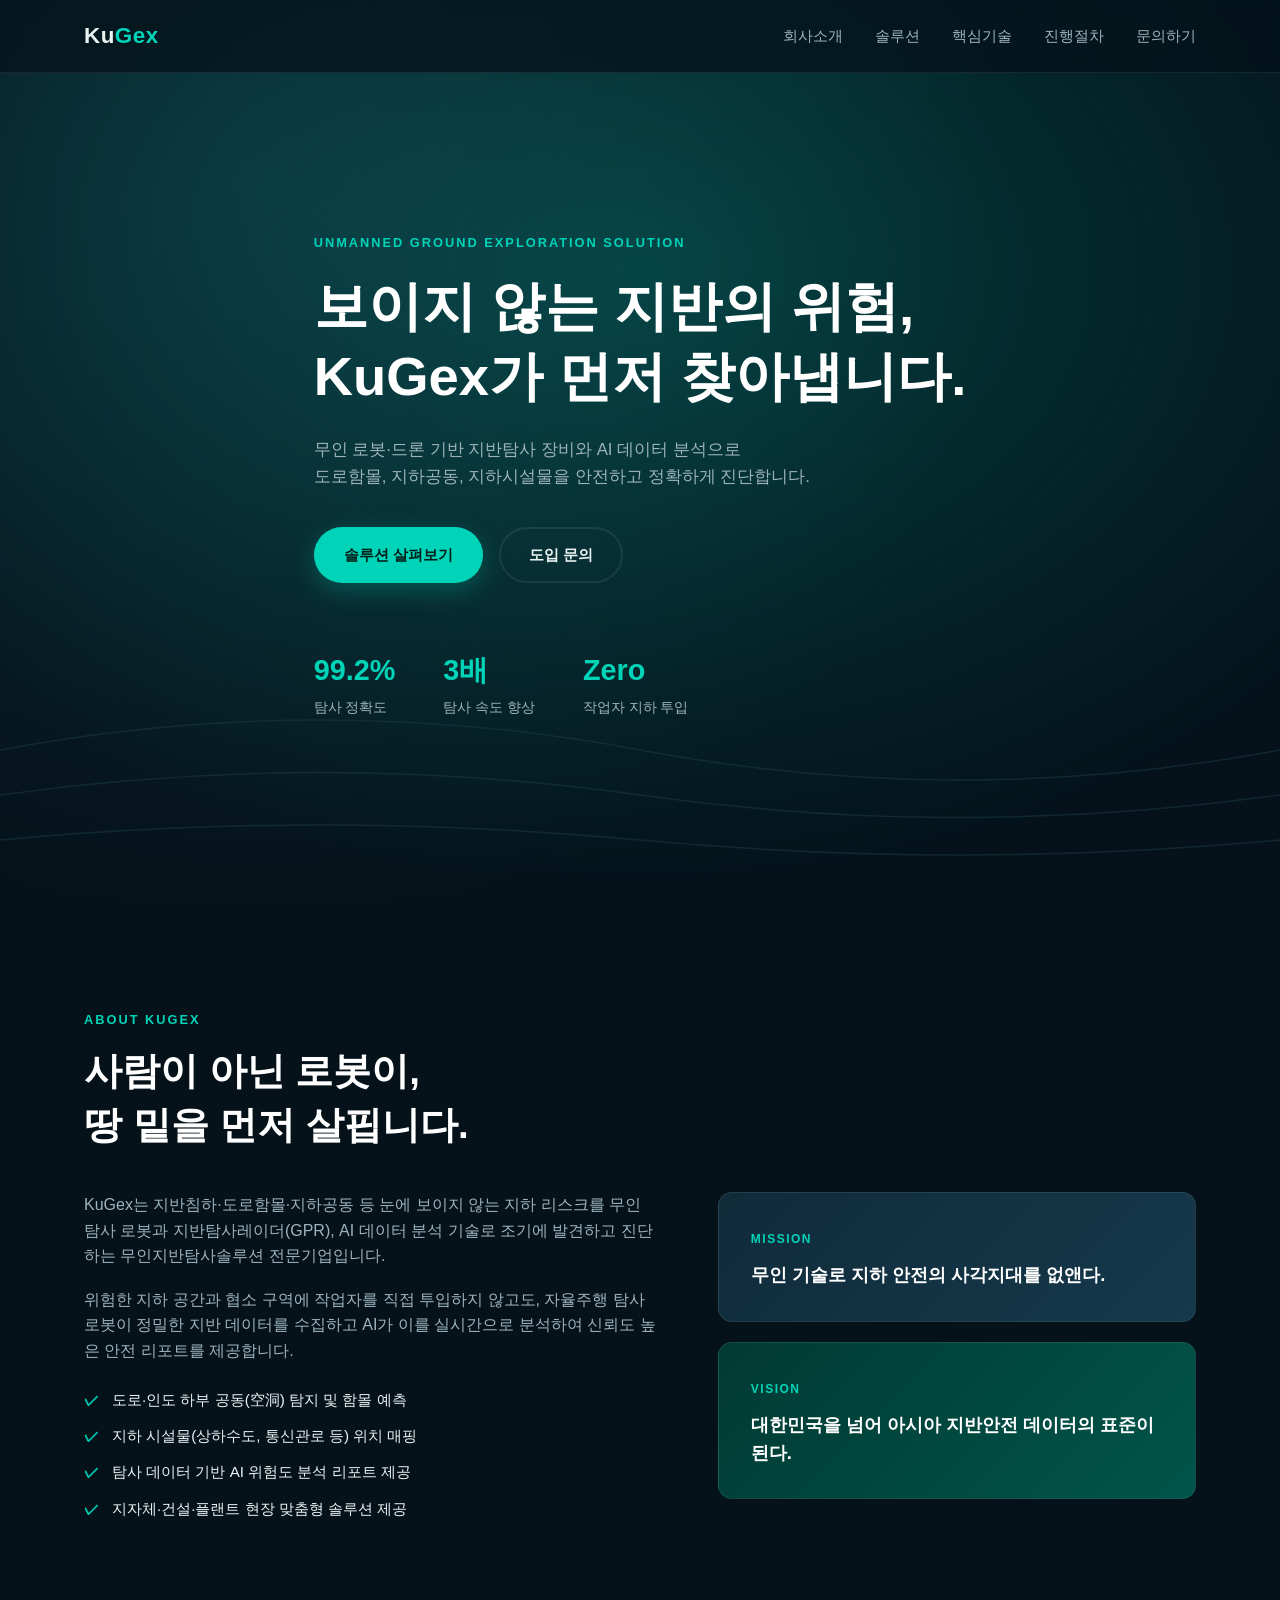
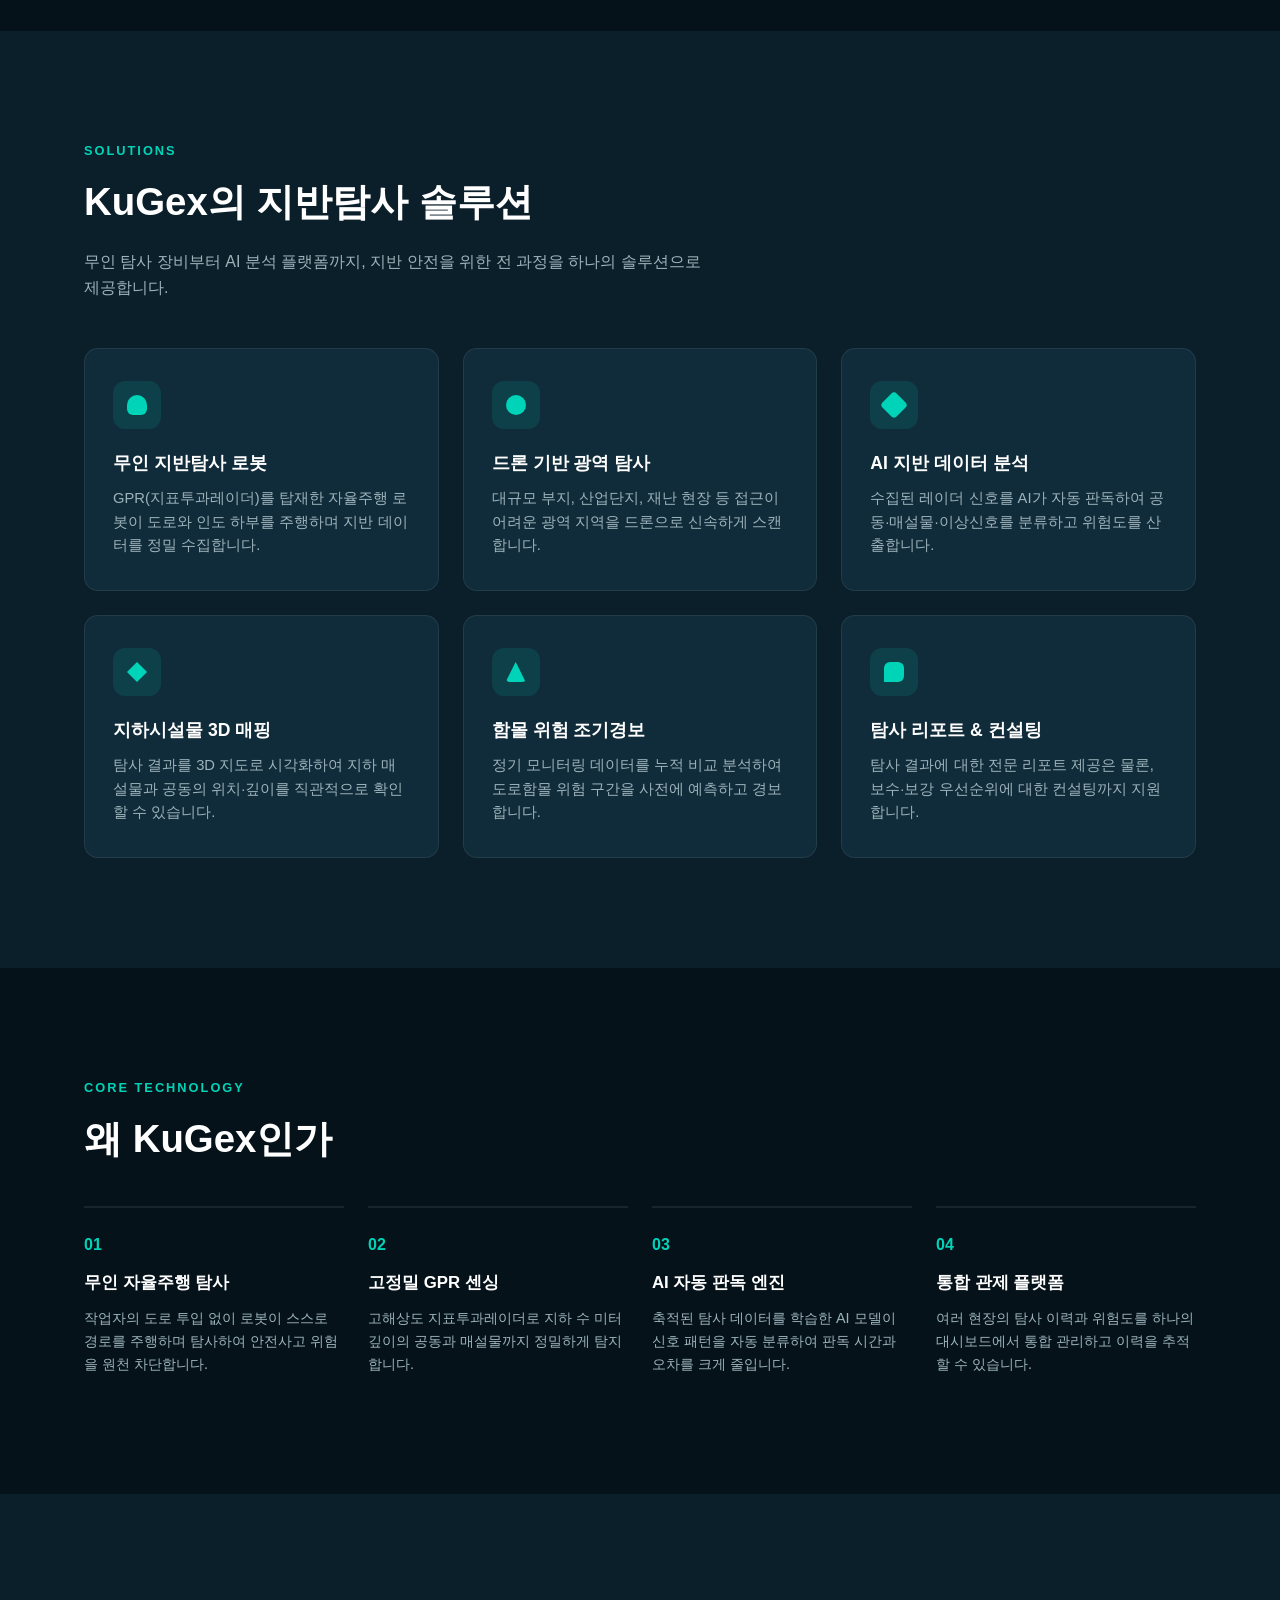
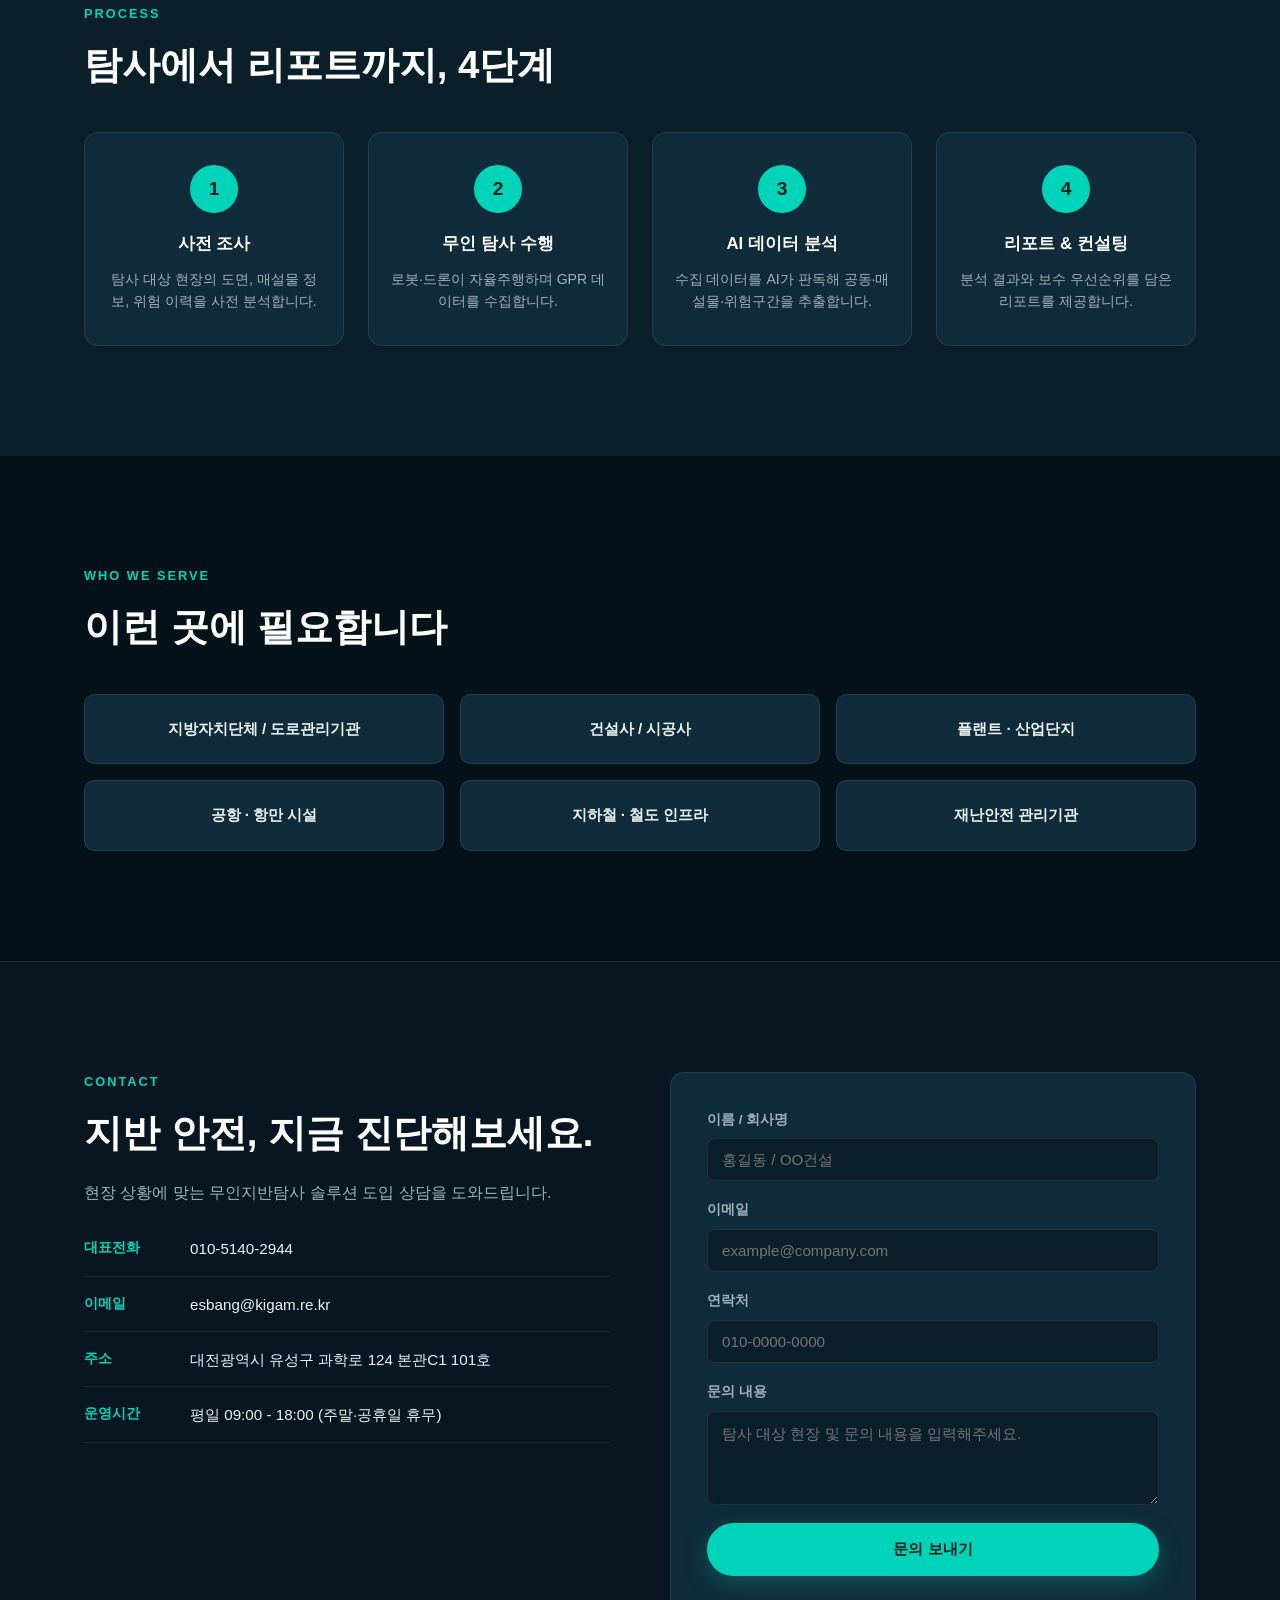
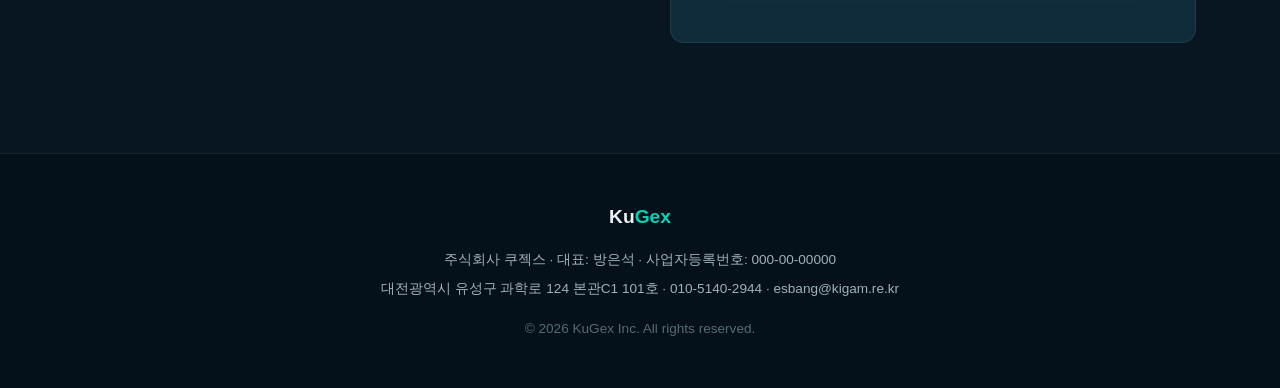
<file: index.html>
<!DOCTYPE html>
<html lang="ko">
<head>
<meta charset="UTF-8">
<meta name="viewport" content="width=device-width, initial-scale=1.0">
<title>KuGex | 무인지반탐사솔루션서비스</title>
<meta name="description" content="KuGex는 무인 로봇·드론 기반 지반탐사 솔루션을 제공하는 전문 기업입니다. 도로함몰, 지하공동, 지하시설물을 AI로 탐지하고 분석합니다.">
<link rel="icon" href="data:image/svg+xml,<svg xmlns=%22http://www.w3.org/2000/svg%22 viewBox=%220 0 100 100%22><rect width=%22100%22 height=%22100%22 rx=%2220%22 fill=%22%230b1f2a%22/><text x=%2250%22 y=%2266%22 font-size=%2255%22 text-anchor=%22middle%22 fill=%22%2300d4b8%22 font-family=%22Arial%22 font-weight=%22bold%22>K</text></svg>">
<link rel="stylesheet" href="assets/css/style.css">
</head>
<body>

<!-- Header -->
<header class="header" id="header">
  <div class="container header__inner">
    <a href="#top" class="logo">Ku<span>Gex</span></a>
    <nav class="nav" id="nav">
      <a href="#about">회사소개</a>
      <a href="#solutions">솔루션</a>
      <a href="#tech">핵심기술</a>
      <a href="#process">진행절차</a>
      <a href="#contact">문의하기</a>
    </nav>
    <button class="nav-toggle" id="navToggle" aria-label="메뉴 열기">
      <span></span><span></span><span></span>
    </button>
  </div>
</header>

<!-- Hero -->
<section class="hero" id="top">
  <div class="hero__bg" aria-hidden="true">
    <svg viewBox="0 0 1200 600" preserveAspectRatio="none">
      <defs>
        <radialGradient id="scan" cx="50%" cy="30%" r="70%">
          <stop offset="0%" stop-color="#00d4b8" stop-opacity="0.25"/>
          <stop offset="100%" stop-color="#00d4b8" stop-opacity="0"/>
        </radialGradient>
      </defs>
      <rect width="1200" height="600" fill="url(#scan)"/>
      <g stroke="#1c3b47" stroke-width="1" opacity="0.6">
        <path d="M0 500 Q 300 460 600 500 T 1200 500" fill="none"/>
        <path d="M0 530 Q 300 500 600 530 T 1200 530" fill="none"/>
        <path d="M0 560 Q 300 540 600 560 T 1200 560" fill="none"/>
      </g>
    </svg>
  </div>
  <div class="container hero__inner">
    <p class="eyebrow">UNMANNED GROUND EXPLORATION SOLUTION</p>
    <h1>보이지 않는 지반의 위험,<br>KuGex가 먼저 찾아냅니다.</h1>
    <p class="hero__desc">무인 로봇·드론 기반 지반탐사 장비와 AI 데이터 분석으로<br class="br-pc">도로함몰, 지하공동, 지하시설물을 안전하고 정확하게 진단합니다.</p>
    <div class="hero__actions">
      <a href="#solutions" class="btn btn--primary">솔루션 살펴보기</a>
      <a href="#contact" class="btn btn--ghost">도입 문의</a>
    </div>
    <div class="hero__stats">
      <div><strong>99.2%</strong><span>탐사 정확도</span></div>
      <div><strong>3배</strong><span>탐사 속도 향상</span></div>
      <div><strong>Zero</strong><span>작업자 지하 투입</span></div>
    </div>
  </div>
</section>

<!-- About -->
<section class="section" id="about">
  <div class="container">
    <p class="section-tag">ABOUT KUGEX</p>
    <h2 class="section-title">사람이 아닌 로봇이,<br>땅 밑을 먼저 살핍니다.</h2>
    <div class="about-grid">
      <div class="about-text">
        <p>KuGex는 지반침하·도로함몰·지하공동 등 눈에 보이지 않는 지하 리스크를 무인 탐사 로봇과 지반탐사레이더(GPR), AI 데이터 분석 기술로 조기에 발견하고 진단하는 무인지반탐사솔루션 전문기업입니다.</p>
        <p>위험한 지하 공간과 협소 구역에 작업자를 직접 투입하지 않고도, 자율주행 탐사 로봇이 정밀한 지반 데이터를 수집하고 AI가 이를 실시간으로 분석하여 신뢰도 높은 안전 리포트를 제공합니다.</p>
        <ul class="check-list">
          <li>도로·인도 하부 공동(空洞) 탐지 및 함몰 예측</li>
          <li>지하 시설물(상하수도, 통신관로 등) 위치 매핑</li>
          <li>탐사 데이터 기반 AI 위험도 분석 리포트 제공</li>
          <li>지자체·건설·플랜트 현장 맞춤형 솔루션 제공</li>
        </ul>
      </div>
      <div class="about-visual">
        <div class="mission-card">
          <span class="mission-card__label">MISSION</span>
          <p>무인 기술로 지하 안전의 사각지대를 없앤다.</p>
        </div>
        <div class="mission-card mission-card--alt">
          <span class="mission-card__label">VISION</span>
          <p>대한민국을 넘어 아시아 지반안전 데이터의 표준이 된다.</p>
        </div>
      </div>
    </div>
  </div>
</section>

<!-- Solutions -->
<section class="section section--alt" id="solutions">
  <div class="container">
    <p class="section-tag">SOLUTIONS</p>
    <h2 class="section-title">KuGex의 지반탐사 솔루션</h2>
    <p class="section-desc">무인 탐사 장비부터 AI 분석 플랫폼까지, 지반 안전을 위한 전 과정을 하나의 솔루션으로 제공합니다.</p>

    <div class="card-grid">
      <div class="card">
        <div class="card__icon" data-icon="robot"></div>
        <h3>무인 지반탐사 로봇</h3>
        <p>GPR(지표투과레이더)를 탑재한 자율주행 로봇이 도로와 인도 하부를 주행하며 지반 데이터를 정밀 수집합니다.</p>
      </div>
      <div class="card">
        <div class="card__icon" data-icon="drone"></div>
        <h3>드론 기반 광역 탐사</h3>
        <p>대규모 부지, 산업단지, 재난 현장 등 접근이 어려운 광역 지역을 드론으로 신속하게 스캔합니다.</p>
      </div>
      <div class="card">
        <div class="card__icon" data-icon="ai"></div>
        <h3>AI 지반 데이터 분석</h3>
        <p>수집된 레이더 신호를 AI가 자동 판독하여 공동·매설물·이상신호를 분류하고 위험도를 산출합니다.</p>
      </div>
      <div class="card">
        <div class="card__icon" data-icon="map"></div>
        <h3>지하시설물 3D 매핑</h3>
        <p>탐사 결과를 3D 지도로 시각화하여 지하 매설물과 공동의 위치·깊이를 직관적으로 확인할 수 있습니다.</p>
      </div>
      <div class="card">
        <div class="card__icon" data-icon="alert"></div>
        <h3>함몰 위험 조기경보</h3>
        <p>정기 모니터링 데이터를 누적 비교 분석하여 도로함몰 위험 구간을 사전에 예측하고 경보합니다.</p>
      </div>
      <div class="card">
        <div class="card__icon" data-icon="report"></div>
        <h3>탐사 리포트 & 컨설팅</h3>
        <p>탐사 결과에 대한 전문 리포트 제공은 물론, 보수·보강 우선순위에 대한 컨설팅까지 지원합니다.</p>
      </div>
    </div>
  </div>
</section>

<!-- Tech / Why -->
<section class="section" id="tech">
  <div class="container">
    <p class="section-tag">CORE TECHNOLOGY</p>
    <h2 class="section-title">왜 KuGex인가</h2>
    <div class="feature-grid">
      <div class="feature">
        <span class="feature__num">01</span>
        <h3>무인 자율주행 탐사</h3>
        <p>작업자의 도로 투입 없이 로봇이 스스로 경로를 주행하며 탐사하여 안전사고 위험을 원천 차단합니다.</p>
      </div>
      <div class="feature">
        <span class="feature__num">02</span>
        <h3>고정밀 GPR 센싱</h3>
        <p>고해상도 지표투과레이더로 지하 수 미터 깊이의 공동과 매설물까지 정밀하게 탐지합니다.</p>
      </div>
      <div class="feature">
        <span class="feature__num">03</span>
        <h3>AI 자동 판독 엔진</h3>
        <p>축적된 탐사 데이터를 학습한 AI 모델이 신호 패턴을 자동 분류하여 판독 시간과 오차를 크게 줄입니다.</p>
      </div>
      <div class="feature">
        <span class="feature__num">04</span>
        <h3>통합 관제 플랫폼</h3>
        <p>여러 현장의 탐사 이력과 위험도를 하나의 대시보드에서 통합 관리하고 이력을 추적할 수 있습니다.</p>
      </div>
    </div>
  </div>
</section>

<!-- Process -->
<section class="section section--alt" id="process">
  <div class="container">
    <p class="section-tag">PROCESS</p>
    <h2 class="section-title">탐사에서 리포트까지, 4단계</h2>
    <div class="process-grid">
      <div class="process-step">
        <div class="process-step__circle">1</div>
        <h3>사전 조사</h3>
        <p>탐사 대상 현장의 도면, 매설물 정보, 위험 이력을 사전 분석합니다.</p>
      </div>
      <div class="process-step">
        <div class="process-step__circle">2</div>
        <h3>무인 탐사 수행</h3>
        <p>로봇·드론이 자율주행하며 GPR 데이터를 수집합니다.</p>
      </div>
      <div class="process-step">
        <div class="process-step__circle">3</div>
        <h3>AI 데이터 분석</h3>
        <p>수집 데이터를 AI가 판독해 공동·매설물·위험구간을 추출합니다.</p>
      </div>
      <div class="process-step">
        <div class="process-step__circle">4</div>
        <h3>리포트 & 컨설팅</h3>
        <p>분석 결과와 보수 우선순위를 담은 리포트를 제공합니다.</p>
      </div>
    </div>
  </div>
</section>

<!-- Clients -->
<section class="section">
  <div class="container">
    <p class="section-tag">WHO WE SERVE</p>
    <h2 class="section-title">이런 곳에 필요합니다</h2>
    <div class="client-grid">
      <div class="client">지방자치단체 / 도로관리기관</div>
      <div class="client">건설사 / 시공사</div>
      <div class="client">플랜트 · 산업단지</div>
      <div class="client">공항 · 항만 시설</div>
      <div class="client">지하철 · 철도 인프라</div>
      <div class="client">재난안전 관리기관</div>
    </div>
  </div>
</section>

<!-- Contact -->
<section class="section section--dark" id="contact">
  <div class="container contact-grid">
    <div class="contact-info">
      <p class="section-tag section-tag--light">CONTACT</p>
      <h2 class="section-title section-title--light">지반 안전, 지금 진단해보세요.</h2>
      <p class="contact-desc">현장 상황에 맞는 무인지반탐사 솔루션 도입 상담을 도와드립니다.</p>
      <ul class="contact-list">
        <li><span>대표전화</span>010-5140-2944</li>
        <li><span>이메일</span>esbang@kigam.re.kr</li>
        <li><span>주소</span>대전광역시 유성구 과학로 124 본관C1 101호</li>
        <li><span>운영시간</span>평일 09:00 - 18:00 (주말·공휴일 휴무)</li>
      </ul>
    </div>
    <form class="contact-form" id="contactForm">
      <div class="form-row">
        <label for="name">이름 / 회사명</label>
        <input type="text" id="name" name="name" placeholder="홍길동 / OO건설" required>
      </div>
      <div class="form-row">
        <label for="email">이메일</label>
        <input type="email" id="email" name="email" placeholder="example@company.com" required>
      </div>
      <div class="form-row">
        <label for="phone">연락처</label>
        <input type="tel" id="phone" name="phone" placeholder="010-0000-0000">
      </div>
      <div class="form-row">
        <label for="message">문의 내용</label>
        <textarea id="message" name="message" rows="4" placeholder="탐사 대상 현장 및 문의 내용을 입력해주세요." required></textarea>
      </div>
      <button type="submit" class="btn btn--primary btn--full">문의 보내기</button>
      <p class="form-note" id="formNote"></p>
    </form>
  </div>
</section>

<!-- Footer -->
<footer class="footer">
  <div class="container footer__inner">
    <div class="footer__logo">Ku<span>Gex</span></div>
    <p>주식회사 쿠젝스 · 대표: 방은석 · 사업자등록번호: 000-00-00000</p>
    <p>대전광역시 유성구 과학로 124 본관C1 101호 · 010-5140-2944 · esbang@kigam.re.kr</p>
    <p class="footer__copy">&copy; <span id="year"></span> KuGex Inc. All rights reserved.</p>
  </div>
</footer>

<script src="assets/js/main.js"></script>
</body>
</html>
</file>
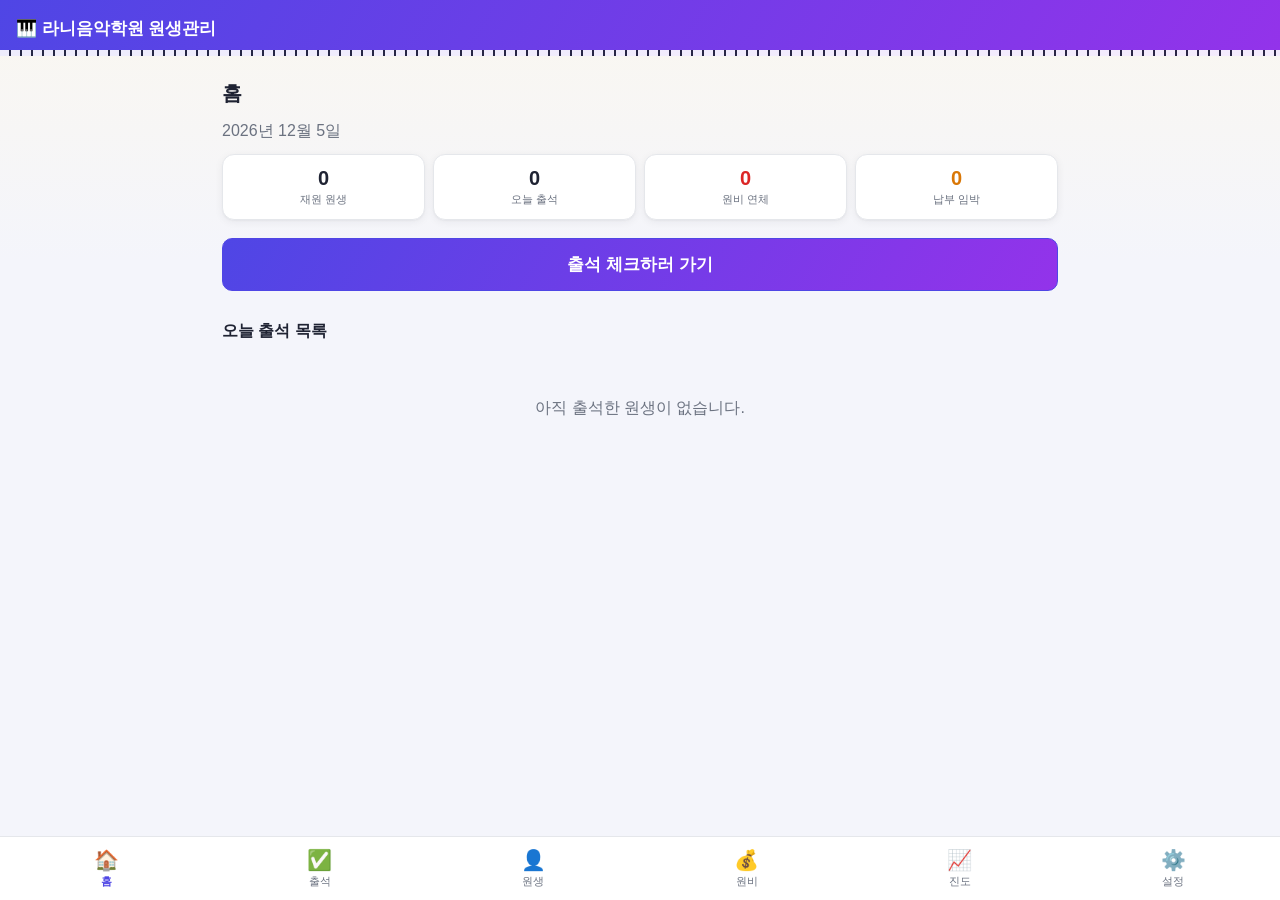
<file: music-academy/index.html>
<!doctype html>
<html lang="ko">
<head>
  <meta charset="UTF-8" />
  <meta name="viewport" content="width=device-width, initial-scale=1, maximum-scale=1, user-scalable=no, viewport-fit=cover, interactive-widget=resizes-content" />
  <title>라니음악학원 원생관리</title>
  <meta name="theme-color" content="#4f46e5" />
  <meta name="mobile-web-app-capable" content="yes" />
  <meta name="apple-mobile-web-app-capable" content="yes" />
  <meta name="apple-mobile-web-app-status-bar-style" content="default" />
  <link rel="manifest" href="manifest.webmanifest" />
  <link rel="icon" href="icons/icon-192.png" />
  <link rel="apple-touch-icon" href="icons/icon-192.png" />
  <link rel="stylesheet" href="css/style.css" />
</head>
<body>
  <header class="app-header">
    <h1 id="app-title">🎹 라니음악학원 원생관리</h1>
  </header>

  <main id="app-content" class="app-content"></main>

  <nav id="bottom-nav" class="bottom-nav"></nav>

  <script type="module" src="js/app.js"></script>
</body>
</html>
</file>
<file: assets/css/style.css>
/* ===== Reset & Base ===== */
*, *::before, *::after { box-sizing: border-box; margin: 0; padding: 0; }

:root {
  --navy-900: #071620;
  --navy-800: #0b1f2a;
  --navy-700: #102b3a;
  --navy-600: #16394c;
  --teal: #00d4b8;
  --teal-dark: #00a893;
  --text-light: #eaf3f2;
  --text-muted: #9db3bb;
  --border-soft: rgba(255,255,255,0.08);
  --max-width: 1160px;
  --radius: 14px;
  font-size: 16px;
}

html { scroll-behavior: smooth; }

body {
  font-family: "Pretendard", "Apple SD Gothic Neo", "Malgun Gothic", -apple-system, BlinkMacSystemFont, sans-serif;
  background: #05121a;
  color: var(--text-light);
  line-height: 1.6;
  overflow-x: hidden;
}

a { text-decoration: none; color: inherit; }
ul { list-style: none; }
img { max-width: 100%; display: block; }
button { font-family: inherit; cursor: pointer; }

.container {
  max-width: var(--max-width);
  margin: 0 auto;
  padding: 0 24px;
}

/* ===== Header ===== */
.header {
  position: fixed;
  top: 0; left: 0; right: 0;
  z-index: 1000;
  background: rgba(5, 18, 26, 0.75);
  backdrop-filter: blur(10px);
  border-bottom: 1px solid var(--border-soft);
}

.header__inner {
  display: flex;
  align-items: center;
  justify-content: space-between;
  height: 72px;
}

.logo {
  font-size: 1.4rem;
  font-weight: 800;
  letter-spacing: 0.5px;
  color: var(--text-light);
}
.logo span { color: var(--teal); }

.nav {
  display: flex;
  gap: 32px;
}
.nav a {
  font-size: 0.95rem;
  color: var(--text-muted);
  transition: color 0.2s ease;
}
.nav a:hover { color: var(--teal); }

.nav-toggle {
  display: none;
  flex-direction: column;
  gap: 5px;
  background: none;
  border: none;
}
.nav-toggle span {
  width: 24px;
  height: 2px;
  background: var(--text-light);
  border-radius: 2px;
}

/* ===== Hero ===== */
.hero {
  position: relative;
  min-height: 100vh;
  display: flex;
  align-items: center;
  padding-top: 72px;
  background: radial-gradient(circle at 20% 20%, #0d2733 0%, #05121a 60%);
  overflow: hidden;
}
.hero__bg {
  position: absolute;
  inset: 0;
  z-index: 0;
  opacity: 0.9;
}
.hero__bg svg { width: 100%; height: 100%; }

.hero__inner {
  position: relative;
  z-index: 1;
  padding-top: 60px;
  padding-bottom: 80px;
}

.eyebrow {
  color: var(--teal);
  font-size: 0.8rem;
  font-weight: 700;
  letter-spacing: 2px;
  margin-bottom: 18px;
}

.hero h1 {
  font-size: clamp(2rem, 5vw, 3.4rem);
  font-weight: 800;
  line-height: 1.3;
  margin-bottom: 24px;
  color: #fff;
}

.hero__desc {
  color: var(--text-muted);
  font-size: 1.05rem;
  max-width: 640px;
  margin-bottom: 36px;
}

.hero__actions {
  display: flex;
  gap: 16px;
  margin-bottom: 64px;
  flex-wrap: wrap;
}

.btn {
  display: inline-flex;
  align-items: center;
  justify-content: center;
  padding: 14px 28px;
  border-radius: 999px;
  font-weight: 700;
  font-size: 0.95rem;
  transition: transform 0.2s ease, box-shadow 0.2s ease, background 0.2s ease;
  border: 2px solid transparent;
}
.btn--primary {
  background: var(--teal);
  color: #04211c;
  box-shadow: 0 8px 24px rgba(0,212,184,0.25);
}
.btn--primary:hover { transform: translateY(-2px); box-shadow: 0 12px 28px rgba(0,212,184,0.35); }
.btn--ghost {
  border-color: var(--border-soft);
  color: var(--text-light);
}
.btn--ghost:hover { border-color: var(--teal); color: var(--teal); }
.btn--full { width: 100%; }

.hero__stats {
  display: flex;
  gap: 48px;
  flex-wrap: wrap;
}
.hero__stats div {
  display: flex;
  flex-direction: column;
  gap: 4px;
}
.hero__stats strong {
  font-size: 1.8rem;
  color: var(--teal);
  font-weight: 800;
}
.hero__stats span {
  color: var(--text-muted);
  font-size: 0.85rem;
}

/* ===== Sections ===== */
.section {
  padding: 110px 0;
}
.section--alt {
  background: var(--navy-800);
}
.section--dark {
  background: var(--navy-900);
  border-top: 1px solid var(--border-soft);
}

.section-tag {
  color: var(--teal);
  font-weight: 700;
  font-size: 0.8rem;
  letter-spacing: 2px;
  margin-bottom: 14px;
}
.section-tag--light { color: var(--teal); }

.section-title {
  font-size: clamp(1.6rem, 3.4vw, 2.4rem);
  font-weight: 800;
  color: #fff;
  margin-bottom: 20px;
  line-height: 1.4;
}
.section-title--light { color: #fff; }

.section-desc {
  color: var(--text-muted);
  max-width: 620px;
  margin-bottom: 48px;
}

/* ===== About ===== */
.about-grid {
  display: grid;
  grid-template-columns: 1.2fr 1fr;
  gap: 60px;
  margin-top: 40px;
  align-items: start;
}
.about-text p {
  color: var(--text-muted);
  margin-bottom: 18px;
}
.check-list {
  margin-top: 24px;
  display: flex;
  flex-direction: column;
  gap: 12px;
}
.check-list li {
  padding-left: 28px;
  position: relative;
  color: var(--text-light);
  font-size: 0.95rem;
}
.check-list li::before {
  content: "✓";
  position: absolute;
  left: 0;
  color: var(--teal);
  font-weight: 800;
}

.about-visual {
  display: flex;
  flex-direction: column;
  gap: 20px;
}
.mission-card {
  background: linear-gradient(135deg, var(--navy-700), var(--navy-600));
  border: 1px solid var(--border-soft);
  border-radius: var(--radius);
  padding: 32px;
}
.mission-card--alt {
  background: linear-gradient(135deg, #013a33, #01554a);
}
.mission-card__label {
  display: inline-block;
  font-size: 0.75rem;
  font-weight: 800;
  letter-spacing: 1.5px;
  color: var(--teal);
  margin-bottom: 12px;
}
.mission-card p {
  font-size: 1.15rem;
  font-weight: 700;
  color: #fff;
  line-height: 1.5;
}

/* ===== Cards / Solutions ===== */
.card-grid {
  display: grid;
  grid-template-columns: repeat(3, 1fr);
  gap: 24px;
}
.card {
  background: var(--navy-700);
  border: 1px solid var(--border-soft);
  border-radius: var(--radius);
  padding: 32px 28px;
  transition: transform 0.25s ease, border-color 0.25s ease;
}
.card:hover {
  transform: translateY(-6px);
  border-color: var(--teal);
}
.card h3 {
  color: #fff;
  font-size: 1.1rem;
  margin-bottom: 10px;
}
.card p {
  color: var(--text-muted);
  font-size: 0.92rem;
}
.card__icon {
  width: 48px;
  height: 48px;
  border-radius: 12px;
  margin-bottom: 20px;
  background: rgba(0,212,184,0.12);
  position: relative;
}
.card__icon::before {
  content: "";
  position: absolute;
  inset: 14px;
  background: var(--teal);
  border-radius: 4px;
}
.card__icon[data-icon="robot"]::before { border-radius: 50% 50% 6px 6px; }
.card__icon[data-icon="drone"]::before { border-radius: 50%; }
.card__icon[data-icon="ai"]::before { transform: rotate(45deg); }
.card__icon[data-icon="map"]::before { clip-path: polygon(50% 0%, 100% 50%, 50% 100%, 0% 50%); }
.card__icon[data-icon="alert"]::before { clip-path: polygon(50% 0%, 100% 100%, 0% 100%); }
.card__icon[data-icon="report"]::before { border-radius: 6px 6px 6px 0; }

/* ===== Features ===== */
.feature-grid {
  display: grid;
  grid-template-columns: repeat(4, 1fr);
  gap: 24px;
  margin-top: 40px;
}
.feature {
  padding: 8px 0;
  border-top: 2px solid var(--border-soft);
  padding-top: 24px;
}
.feature__num {
  display: block;
  color: var(--teal);
  font-weight: 800;
  font-size: 1rem;
  margin-bottom: 12px;
}
.feature h3 {
  color: #fff;
  font-size: 1.05rem;
  margin-bottom: 10px;
}
.feature p {
  color: var(--text-muted);
  font-size: 0.9rem;
}

/* ===== Process ===== */
.process-grid {
  display: grid;
  grid-template-columns: repeat(4, 1fr);
  gap: 24px;
  margin-top: 40px;
  position: relative;
}
.process-step {
  text-align: center;
  padding: 32px 20px;
  background: var(--navy-700);
  border-radius: var(--radius);
  border: 1px solid var(--border-soft);
}
.process-step__circle {
  width: 48px;
  height: 48px;
  margin: 0 auto 18px;
  border-radius: 50%;
  background: var(--teal);
  color: #04211c;
  font-weight: 800;
  font-size: 1.2rem;
  display: flex;
  align-items: center;
  justify-content: center;
}
.process-step h3 {
  color: #fff;
  font-size: 1.05rem;
  margin-bottom: 10px;
}
.process-step p {
  color: var(--text-muted);
  font-size: 0.88rem;
}

/* ===== Clients ===== */
.client-grid {
  display: grid;
  grid-template-columns: repeat(3, 1fr);
  gap: 16px;
  margin-top: 40px;
}
.client {
  background: var(--navy-700);
  border: 1px solid var(--border-soft);
  border-radius: 10px;
  padding: 22px;
  text-align: center;
  color: var(--text-light);
  font-weight: 600;
  font-size: 0.95rem;
  transition: border-color 0.2s ease, color 0.2s ease;
}
.client:hover {
  border-color: var(--teal);
  color: var(--teal);
}

/* ===== Contact ===== */
.contact-grid {
  display: grid;
  grid-template-columns: 1fr 1fr;
  gap: 60px;
}
.contact-desc {
  color: var(--text-muted);
  margin-bottom: 32px;
}
.contact-list {
  display: flex;
  flex-direction: column;
  gap: 16px;
}
.contact-list li {
  display: flex;
  gap: 16px;
  color: var(--text-light);
  font-size: 0.95rem;
  border-bottom: 1px solid var(--border-soft);
  padding-bottom: 14px;
}
.contact-list span {
  min-width: 90px;
  color: var(--teal);
  font-weight: 700;
  font-size: 0.85rem;
}

.contact-form {
  background: var(--navy-700);
  border: 1px solid var(--border-soft);
  border-radius: var(--radius);
  padding: 36px;
}
.form-row {
  margin-bottom: 18px;
  display: flex;
  flex-direction: column;
  gap: 8px;
}
.form-row label {
  font-size: 0.85rem;
  color: var(--text-muted);
  font-weight: 600;
}
.form-row input,
.form-row textarea {
  background: var(--navy-800);
  border: 1px solid var(--border-soft);
  border-radius: 8px;
  padding: 12px 14px;
  color: var(--text-light);
  font-size: 0.95rem;
  font-family: inherit;
  resize: vertical;
}
.form-row input:focus,
.form-row textarea:focus {
  outline: none;
  border-color: var(--teal);
}
.form-note {
  margin-top: 14px;
  font-size: 0.85rem;
  color: var(--teal);
  min-height: 1.2em;
}

/* ===== Footer ===== */
.footer {
  background: #04101a;
  padding: 48px 0;
  border-top: 1px solid var(--border-soft);
}
.footer__inner {
  text-align: center;
  color: var(--text-muted);
  font-size: 0.85rem;
  display: flex;
  flex-direction: column;
  gap: 8px;
}
.footer__logo {
  font-size: 1.2rem;
  font-weight: 800;
  color: var(--text-light);
  margin-bottom: 8px;
}
.footer__logo span { color: var(--teal); }
.footer__copy {
  margin-top: 10px;
  color: #556c74;
}

/* ===== Responsive ===== */
@media (max-width: 960px) {
  .about-grid,
  .contact-grid { grid-template-columns: 1fr; }
  .card-grid { grid-template-columns: repeat(2, 1fr); }
  .feature-grid { grid-template-columns: repeat(2, 1fr); }
  .process-grid { grid-template-columns: repeat(2, 1fr); }
  .client-grid { grid-template-columns: repeat(2, 1fr); }
}

@media (max-width: 720px) {
  .nav {
    position: absolute;
    top: 72px;
    left: 0;
    right: 0;
    background: var(--navy-800);
    flex-direction: column;
    padding: 20px 24px;
    gap: 18px;
    border-bottom: 1px solid var(--border-soft);
    transform: translateY(-150%);
    opacity: 0;
    transition: transform 0.3s ease, opacity 0.3s ease;
    pointer-events: none;
  }
  .nav.is-open {
    transform: translateY(0);
    opacity: 1;
    pointer-events: auto;
  }
  .nav-toggle { display: flex; }
  .hero__stats { gap: 28px; }
  .br-pc { display: none; }
}

@media (max-width: 560px) {
  .card-grid,
  .feature-grid,
  .process-grid,
  .client-grid { grid-template-columns: 1fr; }
}
</file>
<file: music-academy/css/style.css>
:root {
  --primary: #4f46e5;
  --primary-2: #9333ea;
  --primary-dark: #3730a3;
  --bg: #f4f5fb;
  --surface: #ffffff;
  --text: #1f2333;
  --text-muted: #6b7280;
  --border: #e5e7eb;
  --danger: #dc2626;
  --warn: #d97706;
  --green: #16a34a;
  --radius: 14px;
  --nav-h: 64px;
  --header-h: 56px;
  --shadow: 0 1px 2px rgba(31,35,51,0.04), 0 2px 8px rgba(31,35,51,0.06);
}

* { box-sizing: border-box; }

html, body {
  margin: 0;
  padding: 0;
  height: 100%;
  overflow-x: hidden;
  background: linear-gradient(180deg, #faf7f0 0%, var(--bg) 260px, var(--bg) 100%);
  color: var(--text);
  font-family: -apple-system, BlinkMacSystemFont, "Segoe UI", Roboto, "Noto Sans KR", "Malgun Gothic", sans-serif;
  -webkit-tap-highlight-color: transparent;
  position: relative;
}

/* 은은한 피아노 건반 워터마크 (장식용, 클릭 불가) */
body::before {
  content: '';
  position: fixed;
  inset: 0;
  z-index: -1;
  pointer-events: none;
  opacity: 0.55;
  background-repeat: repeat-x;
  background-position: bottom center;
  background-size: 56px 130px;
  background-image:
    repeating-linear-gradient(90deg,
      rgba(31,35,51,0.05) 0 26px,
      rgba(31,35,51,0.09) 26px 28px,
      transparent 28px 56px);
  -webkit-mask-image: linear-gradient(to top, black, transparent);
  mask-image: linear-gradient(to top, black, transparent);
}

button, input, textarea {
  font-family: inherit;
  font-size: 16px;
}

.app-header {
  height: var(--header-h);
  display: flex;
  align-items: center;
  padding: 0 16px;
  background: linear-gradient(120deg, var(--primary) 0%, var(--primary-2) 100%);
  color: #fff;
  position: sticky;
  top: 0;
  z-index: 10;
  overflow: hidden;
}
.app-header h1 {
  font-size: 17px; margin: 0; font-weight: 700;
  white-space: nowrap; overflow: hidden; text-overflow: ellipsis;
}
.app-header::after {
  content: '';
  position: absolute;
  left: 0; right: 0; bottom: 0;
  height: 6px;
  background: repeating-linear-gradient(90deg, #fff 0 9px, #1f2333 9px 11px);
  opacity: 0.9;
}

.app-content {
  position: fixed;
  top: var(--header-h);
  bottom: var(--nav-h);
  left: 0;
  right: 0;
  overflow-y: auto;
  overflow-x: hidden;
  padding: 16px;
  padding-bottom: 32px;
  -webkit-overflow-scrolling: touch;
}

.bottom-nav {
  position: fixed;
  bottom: 0;
  left: 0;
  right: 0;
  height: var(--nav-h);
  display: flex;
  background: var(--surface);
  border-top: 1px solid var(--border);
  z-index: 10;
  padding-bottom: env(safe-area-inset-bottom);
}
.nav-btn {
  flex: 1;
  display: flex;
  flex-direction: column;
  align-items: center;
  justify-content: center;
  gap: 2px;
  background: none;
  border: none;
  color: var(--text-muted);
  cursor: pointer;
}
.nav-btn .nav-icon { font-size: 20px; }
.nav-btn .nav-label { font-size: 11px; }
.nav-btn.active { color: var(--primary); font-weight: 700; }

.view-header {
  display: flex;
  align-items: center;
  justify-content: space-between;
  margin-bottom: 14px;
  gap: 8px;
  flex-wrap: wrap;
}
.view-header h2 { margin: 0; font-size: 20px; }
.header-actions { display: flex; gap: 8px; }
.section-title { margin: 22px 0 10px; font-size: 16px; }

.badge {
  background: var(--primary);
  color: #fff;
  border-radius: 999px;
  font-size: 12px;
  padding: 2px 9px;
  margin-left: 6px;
  font-weight: 600;
}

.btn {
  border: 1px solid var(--border);
  background: var(--surface);
  color: var(--text);
  padding: 10px 14px;
  border-radius: 10px;
  cursor: pointer;
  font-weight: 600;
  display: inline-flex;
  align-items: center;
  justify-content: center;
  gap: 6px;
}
.btn:active { transform: scale(0.97); }
.btn-primary { background: linear-gradient(120deg, var(--primary), var(--primary-2)); border-color: var(--primary); color: #fff; }
.btn-danger { background: #fee2e2; border-color: #fecaca; color: var(--danger); }
.btn-sm { padding: 6px 10px; font-size: 13px; }
.btn-lg { padding: 14px 20px; font-size: 17px; }
.btn-block { width: 100%; margin: 4px 0 8px; }
.btn-row { display: flex; gap: 8px; flex-wrap: wrap; }
.icon-btn {
  background: none;
  border: none;
  font-size: 18px;
  cursor: pointer;
  color: var(--text-muted);
  padding: 4px 8px;
}

.search-input {
  width: 100%;
  padding: 12px 14px;
  border-radius: 10px;
  border: 1px solid var(--border);
  margin-bottom: 14px;
  background: var(--surface);
}

.empty-msg { color: var(--text-muted); text-align: center; padding: 30px 0; }
.hint { color: var(--text-muted); font-size: 13px; line-height: 1.6; }

/* Student grid/cards */
.student-grid {
  display: grid;
  grid-template-columns: repeat(auto-fill, minmax(150px, 1fr));
  gap: 10px;
}
.student-card {
  background: var(--surface);
  border: 1px solid var(--border);
  border-radius: var(--radius);
  padding: 12px;
  display: flex;
  gap: 10px;
  align-items: center;
  cursor: pointer;
  box-shadow: var(--shadow);
}
.student-card:active { background: #f0f1fb; }
.avatar {
  width: 48px; height: 48px; border-radius: 50%;
  object-fit: cover; background: #e5e7eb; flex-shrink: 0;
}
.avatar-sm { width: 38px; height: 38px; }
.student-card-info { flex: 1; min-width: 0; overflow-wrap: break-word; }
.student-card-name { font-weight: 700; font-size: 14px; }
.student-card-sub { font-size: 12px; color: var(--text-muted); }
.student-no { color: var(--text-muted); font-weight: 400; font-size: 12px; }

/* Modal */
.modal-backdrop {
  position: fixed; inset: 0; background: rgba(0,0,0,0.45);
  display: flex; align-items: flex-end; justify-content: center;
  z-index: 100;
}
.modal {
  background: var(--surface);
  width: 100%;
  max-width: 520px;
  max-height: 92vh;
  max-height: 92dvh;
  overflow-y: auto;
  overflow-x: hidden;
  border-radius: 18px 18px 0 0;
  padding: 18px;
  animation: slideup 0.18s ease-out;
  box-shadow: 0 -4px 24px rgba(0,0,0,0.15);
}
.modal-wide { max-width: 720px; }
@keyframes slideup { from { transform: translateY(30px); opacity: 0;} to { transform: translateY(0); opacity: 1;} }
@media (min-width: 640px) {
  .modal-backdrop { align-items: center; }
  .modal { border-radius: 18px; }
}
.modal-header {
  display: flex; align-items: center; justify-content: space-between;
  margin-bottom: 12px;
}
.modal-header h3 { margin: 0; font-size: 17px; }
.modal-footer {
  display: flex; align-items: center; justify-content: space-between;
  gap: 8px;
  position: sticky;
  bottom: -18px;
  margin: 14px -18px -18px;
  padding: 12px 18px calc(12px + env(safe-area-inset-bottom));
  background: var(--surface);
  border-top: 1px solid var(--border);
}
.footer-right { display: flex; gap: 8px; flex-wrap: wrap; justify-content: flex-end; }

.form-grid {
  display: grid;
  grid-template-columns: minmax(0, 1fr) minmax(0, 1fr);
  gap: 12px;
  min-width: 0;
}
.form-grid label { display: flex; flex-direction: column; gap: 4px; font-size: 13px; color: var(--text-muted); min-width: 0; }
.form-grid input, .form-grid textarea {
  width: 100%; min-width: 0;
  padding: 10px; border-radius: 8px; border: 1px solid var(--border); color: var(--text); background: var(--bg);
}
.form-grid textarea { min-height: 60px; resize: vertical; }
.span-2 { grid-column: span 2; }
.checkbox-row { flex-direction: row !important; align-items: center; gap: 8px !important; }
.checkbox-row.inline { display: inline-flex; margin-left: 12px; font-size: 13px; }

@media (max-width: 420px) {
  .form-grid { grid-template-columns: minmax(0, 1fr); }
  .form-grid .span-2, .form-grid .photo-upload { grid-column: span 1; }
}

.photo-upload {
  grid-column: span 2;
  display: flex; align-items: center; gap: 14px;
}
.photo-upload img { width: 72px; height: 72px; border-radius: 50%; object-fit: cover; background: #eee; }

/* Kiosk / attendance */
.kiosk { display: flex; flex-direction: column; align-items: center; gap: 10px; }
.kiosk-display {
  width: 100%; max-width: 320px; text-align: center;
  font-size: clamp(15px, 4.6vw, 22px); font-weight: 700; letter-spacing: 0.5px;
  white-space: nowrap; overflow: hidden; text-overflow: ellipsis;
  padding: 12px 10px; border-radius: 12px; background: var(--surface); border: 1px solid var(--border);
  box-shadow: var(--shadow);
}
.keypad {
  display: grid; grid-template-columns: repeat(3, 1fr); gap: 10px;
  width: 100%; max-width: 300px;
}
.key {
  width: 100%; height: 56px; border-radius: 12px; border: 1px solid var(--border);
  background: var(--surface); font-size: 19px; font-weight: 700; cursor: pointer;
  box-shadow: var(--shadow);
}
.key:active { background: #eef; }
.key-enter { background: var(--primary); color: #fff; border-color: var(--primary); }
.key-clear { background: #fee2e2; color: var(--danger); border-color: #fecaca; }

.confirm-card {
  background: var(--surface); border: 1px solid var(--border); border-radius: var(--radius);
  padding: 14px; margin-top: 14px; display: flex; gap: 12px; align-items: center;
  box-shadow: var(--shadow);
}
.confirm-card.confirm-error { color: var(--danger); }
.confirm-name { font-size: 17px; font-weight: 700; }
.confirm-body { flex: 1; min-width: 0; overflow-wrap: break-word; }
.confirm-actions { display: flex; gap: 10px; margin-top: 10px; }

.attendance-list { display: flex; flex-direction: column; gap: 8px; }
.attendance-item, .tuition-row {
  background: var(--surface); border: 1px solid var(--border); border-radius: 12px;
  padding: 10px 12px; display: flex; align-items: center; gap: 10px;
  box-shadow: var(--shadow);
}
.attendance-item.ready { border-color: #86efac; background: #f0fdf4; }
.attendance-item-info, .tuition-row-info { flex: 1; min-width: 0; overflow-wrap: break-word; }
.attendance-item-sub, .tuition-row-sub { font-size: 12px; color: var(--text-muted); }
.tuition-row.highlight { outline: 2px solid var(--primary); }

.pill {
  font-size: 12px; padding: 3px 9px; border-radius: 999px; background: #eef2ff; color: var(--primary);
  white-space: nowrap;
}
.pill-green { background: #dcfce7; color: var(--green); }
.pill-red { background: #fee2e2; color: var(--danger); }
.pill-orange { background: #ffedd5; color: var(--warn); }

/* Tuition */
.month-nav { display: flex; align-items: center; gap: 10px; margin-bottom: 12px; flex-wrap: wrap; }
.month-label { font-size: 16px; font-weight: 700; }
.tuition-list { display: flex; flex-direction: column; gap: 8px; }
.tuition-row-actions { display: flex; flex-direction: column; align-items: flex-end; gap: 6px; }
.alert-box { margin-bottom: 12px; }
.alert-line { padding: 8px 12px; border-radius: 10px; margin-bottom: 6px; font-size: 13px; }
.alert-danger { background: #fee2e2; color: var(--danger); }
.alert-warn { background: #ffedd5; color: var(--warn); }

/* Dashboard */
.dash-date { color: var(--text-muted); margin-bottom: 12px; }
.stat-row { display: grid; grid-template-columns: repeat(4, minmax(0, 1fr)); gap: 8px; margin-bottom: 14px; }
.stat-card { min-width: 0; }
.stat-num, .stat-label { overflow-wrap: break-word; }
.stat-card { background: var(--surface); border: 1px solid var(--border); border-radius: 12px; padding: 12px 6px; text-align: center; box-shadow: var(--shadow); }
.stat-num { font-size: 20px; font-weight: 800; }
.stat-label { font-size: 11px; color: var(--text-muted); margin-top: 2px; }
.stat-card-danger .stat-num { color: var(--danger); }
.stat-card-warn .stat-num { color: var(--warn); }

/* Progress */
.panel-header { margin-bottom: 10px; }
.student-summary {
  display: flex; align-items: center; gap: 12px; background: var(--surface);
  border: 1px solid var(--border); border-radius: var(--radius); padding: 14px; margin-bottom: 16px;
  box-shadow: var(--shadow); flex-wrap: wrap;
}
.student-summary > div:nth-child(2) { flex: 1; min-width: 0; overflow-wrap: break-word; }
.progress-history { display: flex; flex-direction: column; gap: 8px; }
.progress-item {
  background: var(--surface); border: 1px solid var(--border); border-radius: 10px; padding: 10px 12px;
  position: relative; box-shadow: var(--shadow);
}
.progress-item-date { font-size: 12px; color: var(--text-muted); }
.progress-item-content { font-weight: 600; margin-top: 2px; }
.progress-item-memo { font-size: 13px; color: var(--text-muted); margin-top: 4px; }
.progress-delete { position: absolute; top: 6px; right: 6px; }

/* Settings */
.settings-section {
  background: var(--surface); border: 1px solid var(--border); border-radius: var(--radius);
  padding: 16px; margin-bottom: 14px; display: flex; flex-direction: column; gap: 10px;
  box-shadow: var(--shadow);
}
.settings-section h3 { margin: 0 0 4px; font-size: 15px; }
.settings-section label { display: flex; flex-direction: column; gap: 4px; font-size: 13px; color: var(--text-muted); }
.settings-section input { padding: 10px; border-radius: 8px; border: 1px solid var(--border); background: var(--bg); color: var(--text); }
.settings-danger { border-color: #fecaca; }

/* CSV import */
.csv-import { display: flex; flex-direction: column; gap: 10px; }
.csv-table-wrap { max-height: 40vh; overflow: auto; border: 1px solid var(--border); border-radius: 10px; }
.csv-table { width: 100%; border-collapse: collapse; font-size: 13px; }
.csv-table th, .csv-table td { padding: 6px 8px; border-bottom: 1px solid var(--border); text-align: left; white-space: nowrap; }
.csv-table th { background: #f8f9fc; position: sticky; top: 0; }
.csv-table .row-error { background: #fef2f2; color: var(--danger); }

/* Toast */
#toast {
  position: fixed; left: 50%; bottom: calc(var(--nav-h) + 16px); transform: translate(-50%, 10px);
  background: #1f2333; color: #fff; padding: 10px 18px; border-radius: 999px;
  font-size: 13px; opacity: 0; pointer-events: none; transition: all 0.2s ease; z-index: 200;
  max-width: 90vw; text-align: center;
}
#toast.show { opacity: 1; transform: translate(-50%, 0); }

@media (min-width: 720px) {
  .app-content { padding: 24px 32px; max-width: 900px; margin: 0 auto; }
  .keypad { max-width: 340px; }
  .key { height: 68px; font-size: 21px; }
  .kiosk-display { font-size: 24px; padding: 16px; }
}

@media (max-height: 640px) {
  .kiosk { gap: 6px; }
  .keypad { gap: 6px; max-width: 260px; }
  .key { height: 44px; font-size: 16px; }
  .kiosk-display { padding: 8px; font-size: clamp(13px, 4vw, 18px); }
}

@media (prefers-color-scheme: dark) {
  :root {
    --bg: #14151f;
    --surface: #1c1e2b;
    --text: #edeef5;
    --text-muted: #9095a8;
    --border: #2c2f42;
    --shadow: 0 1px 2px rgba(0,0,0,0.3), 0 2px 10px rgba(0,0,0,0.35);
  }
  html, body { background: linear-gradient(180deg, #1a1730 0%, var(--bg) 260px, var(--bg) 100%); }
  body::before {
    opacity: 0.5;
    background-image:
      repeating-linear-gradient(90deg,
        rgba(255,255,255,0.05) 0 26px,
        rgba(255,255,255,0.1) 26px 28px,
        transparent 28px 56px);
  }
  .app-header::after { background: repeating-linear-gradient(90deg, #edeef5 0 9px, #0c0d14 9px 11px); }
  .csv-table th { background: #232538; }
  .form-grid input, .form-grid textarea, .settings-section input { background: #14151f; }
}
</file>
